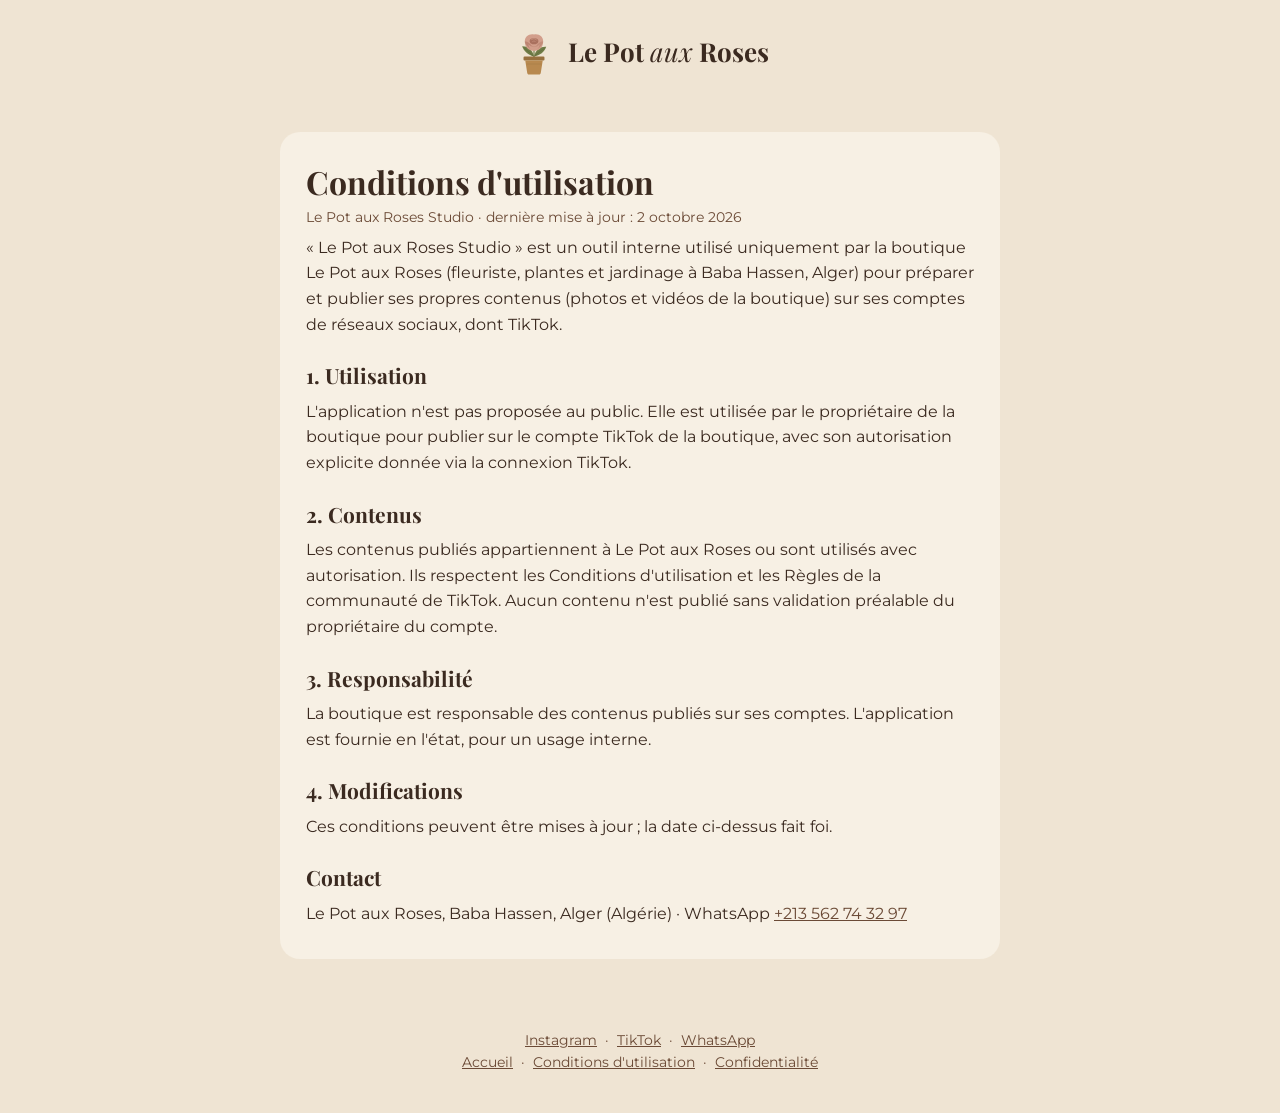
<file: conditions.html>
<!doctype html>
<html lang="fr"><head><meta charset="utf-8"><meta name="viewport" content="width=device-width,initial-scale=1">
<title>Conditions d'utilisation · Le Pot aux Roses</title><link rel="icon" href="assets/icone.png"><link rel="stylesheet" href="assets/style.css"></head>
<body><header><a href="./"><img src="assets/symbole.svg" alt=""><span>Le Pot <i>aux</i> Roses</span></a></header>
<main class="wrap"><article class="legal"><h1>Conditions d'utilisation</h1><p class="muted">Le Pot aux Roses Studio · dernière mise à jour : 2 octobre 2026</p>
<p>« Le Pot aux Roses Studio » est un outil interne utilisé uniquement par la boutique Le Pot aux Roses (fleuriste, plantes et jardinage à Baba Hassen, Alger) pour préparer et publier ses propres contenus (photos et vidéos de la boutique) sur ses comptes de réseaux sociaux, dont TikTok.</p>
<h2>1. Utilisation</h2><p>L'application n'est pas proposée au public. Elle est utilisée par le propriétaire de la boutique pour publier sur le compte TikTok de la boutique, avec son autorisation explicite donnée via la connexion TikTok.</p>
<h2>2. Contenus</h2><p>Les contenus publiés appartiennent à Le Pot aux Roses ou sont utilisés avec autorisation. Ils respectent les Conditions d'utilisation et les Règles de la communauté de TikTok. Aucun contenu n'est publié sans validation préalable du propriétaire du compte.</p>
<h2>3. Responsabilité</h2><p>La boutique est responsable des contenus publiés sur ses comptes. L'application est fournie en l'état, pour un usage interne.</p>
<h2>4. Modifications</h2><p>Ces conditions peuvent être mises à jour ; la date ci-dessus fait foi.</p>
<h2>Contact</h2><p>Le Pot aux Roses, Baba Hassen, Alger (Algérie) · WhatsApp <a href="https://wa.me/213562743297">+213 562 74 32 97</a></p>
</article></main>
<footer><a href="https://www.instagram.com/le.pot_aux_roses/">Instagram</a>·<a href="https://www.tiktok.com/@pot.aux.roses">TikTok</a>·<a href="https://wa.me/213562743297">WhatsApp</a><br><a href="./">Accueil</a>·<a href="conditions.html">Conditions d'utilisation</a>·<a href="confidentialite.html">Confidentialité</a></footer></body></html>
</file>
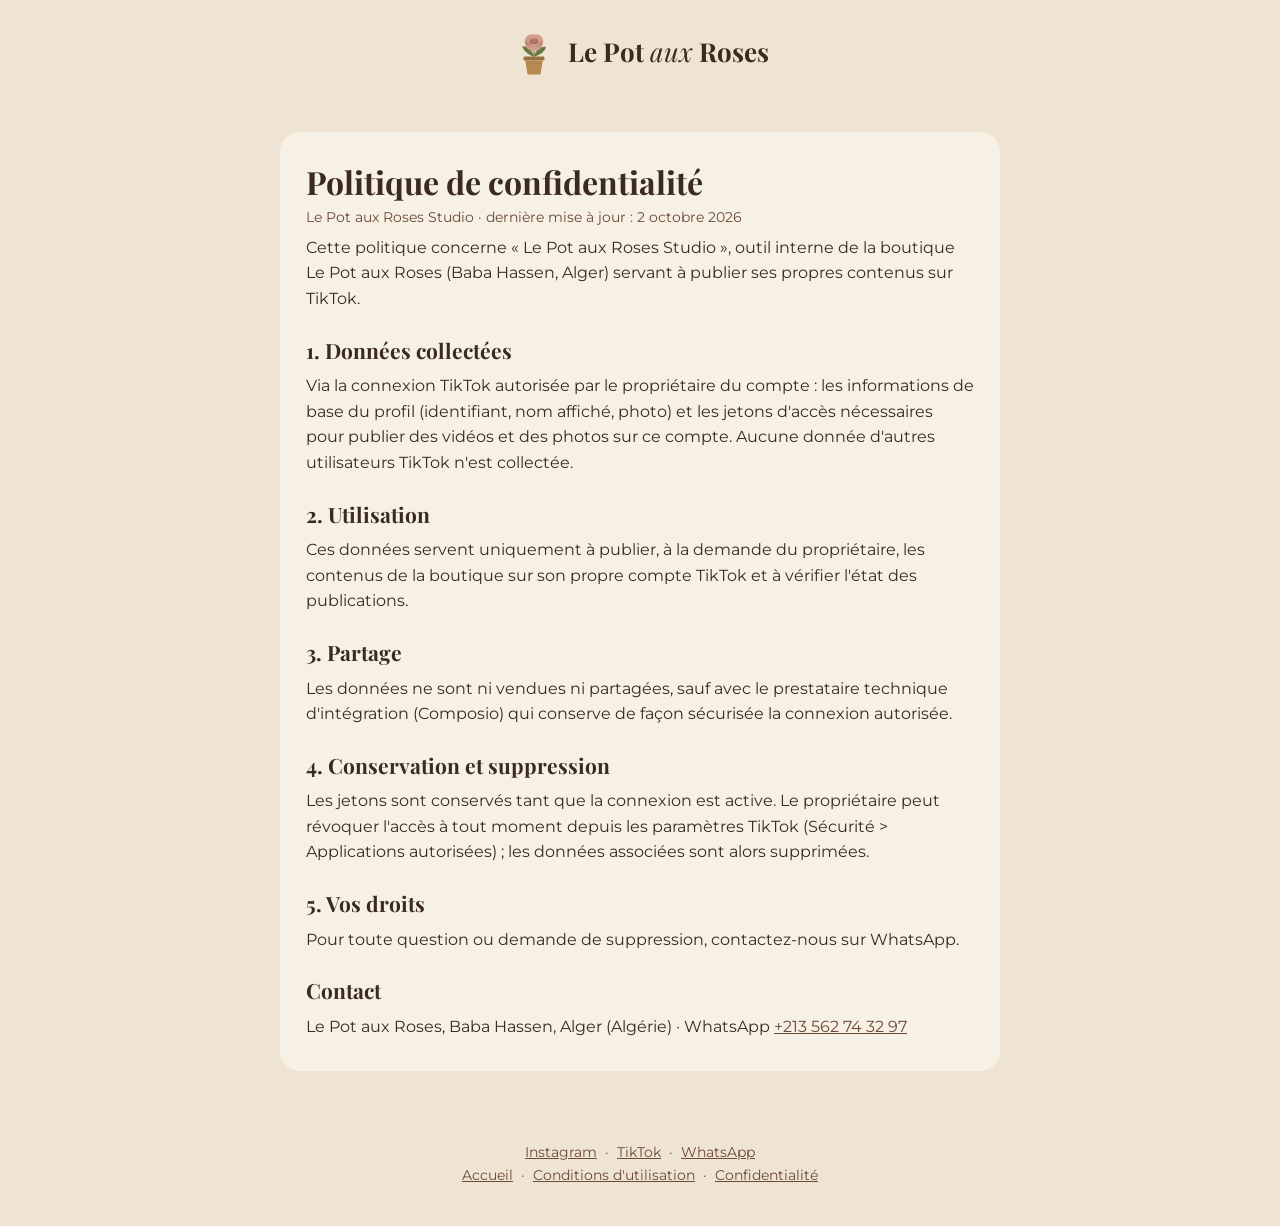
<file: confidentialite.html>
<!doctype html>
<html lang="fr"><head><meta charset="utf-8"><meta name="viewport" content="width=device-width,initial-scale=1">
<title>Politique de confidentialité · Le Pot aux Roses</title><link rel="icon" href="assets/icone.png"><link rel="stylesheet" href="assets/style.css"></head>
<body><header><a href="./"><img src="assets/symbole.svg" alt=""><span>Le Pot <i>aux</i> Roses</span></a></header>
<main class="wrap"><article class="legal"><h1>Politique de confidentialité</h1><p class="muted">Le Pot aux Roses Studio · dernière mise à jour : 2 octobre 2026</p>
<p>Cette politique concerne « Le Pot aux Roses Studio », outil interne de la boutique Le Pot aux Roses (Baba Hassen, Alger) servant à publier ses propres contenus sur TikTok.</p>
<h2>1. Données collectées</h2><p>Via la connexion TikTok autorisée par le propriétaire du compte : les informations de base du profil (identifiant, nom affiché, photo) et les jetons d'accès nécessaires pour publier des vidéos et des photos sur ce compte. Aucune donnée d'autres utilisateurs TikTok n'est collectée.</p>
<h2>2. Utilisation</h2><p>Ces données servent uniquement à publier, à la demande du propriétaire, les contenus de la boutique sur son propre compte TikTok et à vérifier l'état des publications.</p>
<h2>3. Partage</h2><p>Les données ne sont ni vendues ni partagées, sauf avec le prestataire technique d'intégration (Composio) qui conserve de façon sécurisée la connexion autorisée.</p>
<h2>4. Conservation et suppression</h2><p>Les jetons sont conservés tant que la connexion est active. Le propriétaire peut révoquer l'accès à tout moment depuis les paramètres TikTok (Sécurité &gt; Applications autorisées) ; les données associées sont alors supprimées.</p>
<h2>5. Vos droits</h2><p>Pour toute question ou demande de suppression, contactez-nous sur WhatsApp.</p>
<h2>Contact</h2><p>Le Pot aux Roses, Baba Hassen, Alger (Algérie) · WhatsApp <a href="https://wa.me/213562743297">+213 562 74 32 97</a></p>
</article></main>
<footer><a href="https://www.instagram.com/le.pot_aux_roses/">Instagram</a>·<a href="https://www.tiktok.com/@pot.aux.roses">TikTok</a>·<a href="https://wa.me/213562743297">WhatsApp</a><br><a href="./">Accueil</a>·<a href="conditions.html">Conditions d'utilisation</a>·<a href="confidentialite.html">Confidentialité</a></footer></body></html>
</file>
<file: assets/style.css>
@font-face{font-family:Playfair;src:url(fonts/playfair-display-latin-400-normal.woff2) format("woff2");font-weight:400}
@font-face{font-family:Playfair;src:url(fonts/playfair-display-latin-700-normal.woff2) format("woff2");font-weight:700}
@font-face{font-family:Playfair;src:url(fonts/playfair-display-latin-400-italic.woff2) format("woff2");font-style:italic}
@font-face{font-family:Montserrat;src:url(fonts/montserrat-latin-400-normal.woff2) format("woff2");font-weight:400}
@font-face{font-family:Montserrat;src:url(fonts/montserrat-latin-600-normal.woff2) format("woff2");font-weight:600}
@font-face{font-family:Cairo;src:url(fonts/cairo-arabic-400-normal.woff2) format("woff2")}
@font-face{font-family:Amiri;src:url(fonts/amiri-arabic-400-normal.woff2) format("woff2")}
:root{--lin:#EFE4D3;--sable:#E4D3BC;--ivoire:#F7F0E4;--noyer:#3B2A20;--noisette:#6B4A36;--olive:#6F7C46;--rose:#D29E8B;--or:#B8894F}
*{box-sizing:border-box;margin:0;padding:0}
body{background:var(--lin);color:var(--noyer);font-family:Montserrat,system-ui,sans-serif;line-height:1.6}
a{color:var(--noisette)}
.wrap{max-width:760px;margin:0 auto;padding:0 20px}
header{padding:28px 0;text-align:center}
header a{display:inline-flex;align-items:center;gap:12px;text-decoration:none;color:var(--noyer);font-family:Playfair,serif;font-weight:700;font-size:26px}
header img{width:44px;height:48px} header i{font-weight:400}
.hero{text-align:center;padding:40px 0 30px}
.hero img{width:180px;height:198px}
.hero h1{font-family:Playfair,serif;font-weight:700;font-size:clamp(38px,8vw,60px);line-height:1.05;margin-top:18px}
.hero h1 i{font-weight:400}
.tag{letter-spacing:.35em;text-transform:uppercase;color:var(--olive);font-weight:600;font-size:13px;margin-top:12px}
.ar{font-family:Cairo,Amiri,sans-serif;direction:rtl}
.hero .ar{font-family:Amiri,serif;font-size:28px;color:var(--noisette);margin-top:8px}
.lead{max-width:560px;margin:22px auto 0;font-size:17px}
.btns{display:flex;flex-wrap:wrap;gap:12px;justify-content:center;margin-top:30px}
.btn{display:inline-block;padding:14px 26px;border-radius:40px;text-decoration:none;font-weight:600}
.btn.p{background:var(--noisette);color:var(--ivoire)} .btn.s{background:var(--ivoire);color:var(--noyer);border:1.5px solid var(--or)}
.cards{display:grid;grid-template-columns:repeat(auto-fit,minmax(200px,1fr));gap:16px;margin:40px 0}
.card{background:var(--ivoire);border-radius:20px;padding:22px;border-top:5px solid var(--rose)}
.card:nth-child(2){border-top-color:var(--olive)} .card:nth-child(3){border-top-color:var(--or)}
.card h3{font-family:Playfair,serif;font-size:22px}
.legal{background:var(--ivoire);border-radius:20px;padding:32px 26px;margin:20px 0 40px}
.legal h1{font-family:Playfair,serif;font-size:32px;line-height:1.15;margin-bottom:6px}
.legal h2{font-family:Playfair,serif;font-size:21px;margin:22px 0 6px}
.legal p,.legal li{margin-top:6px} .legal ul{padding-left:20px}
.muted{color:var(--noisette);font-size:14px}
footer{text-align:center;padding:30px 0 40px;font-size:14px;color:var(--noisette)}
footer a{margin:0 8px}
</file>
